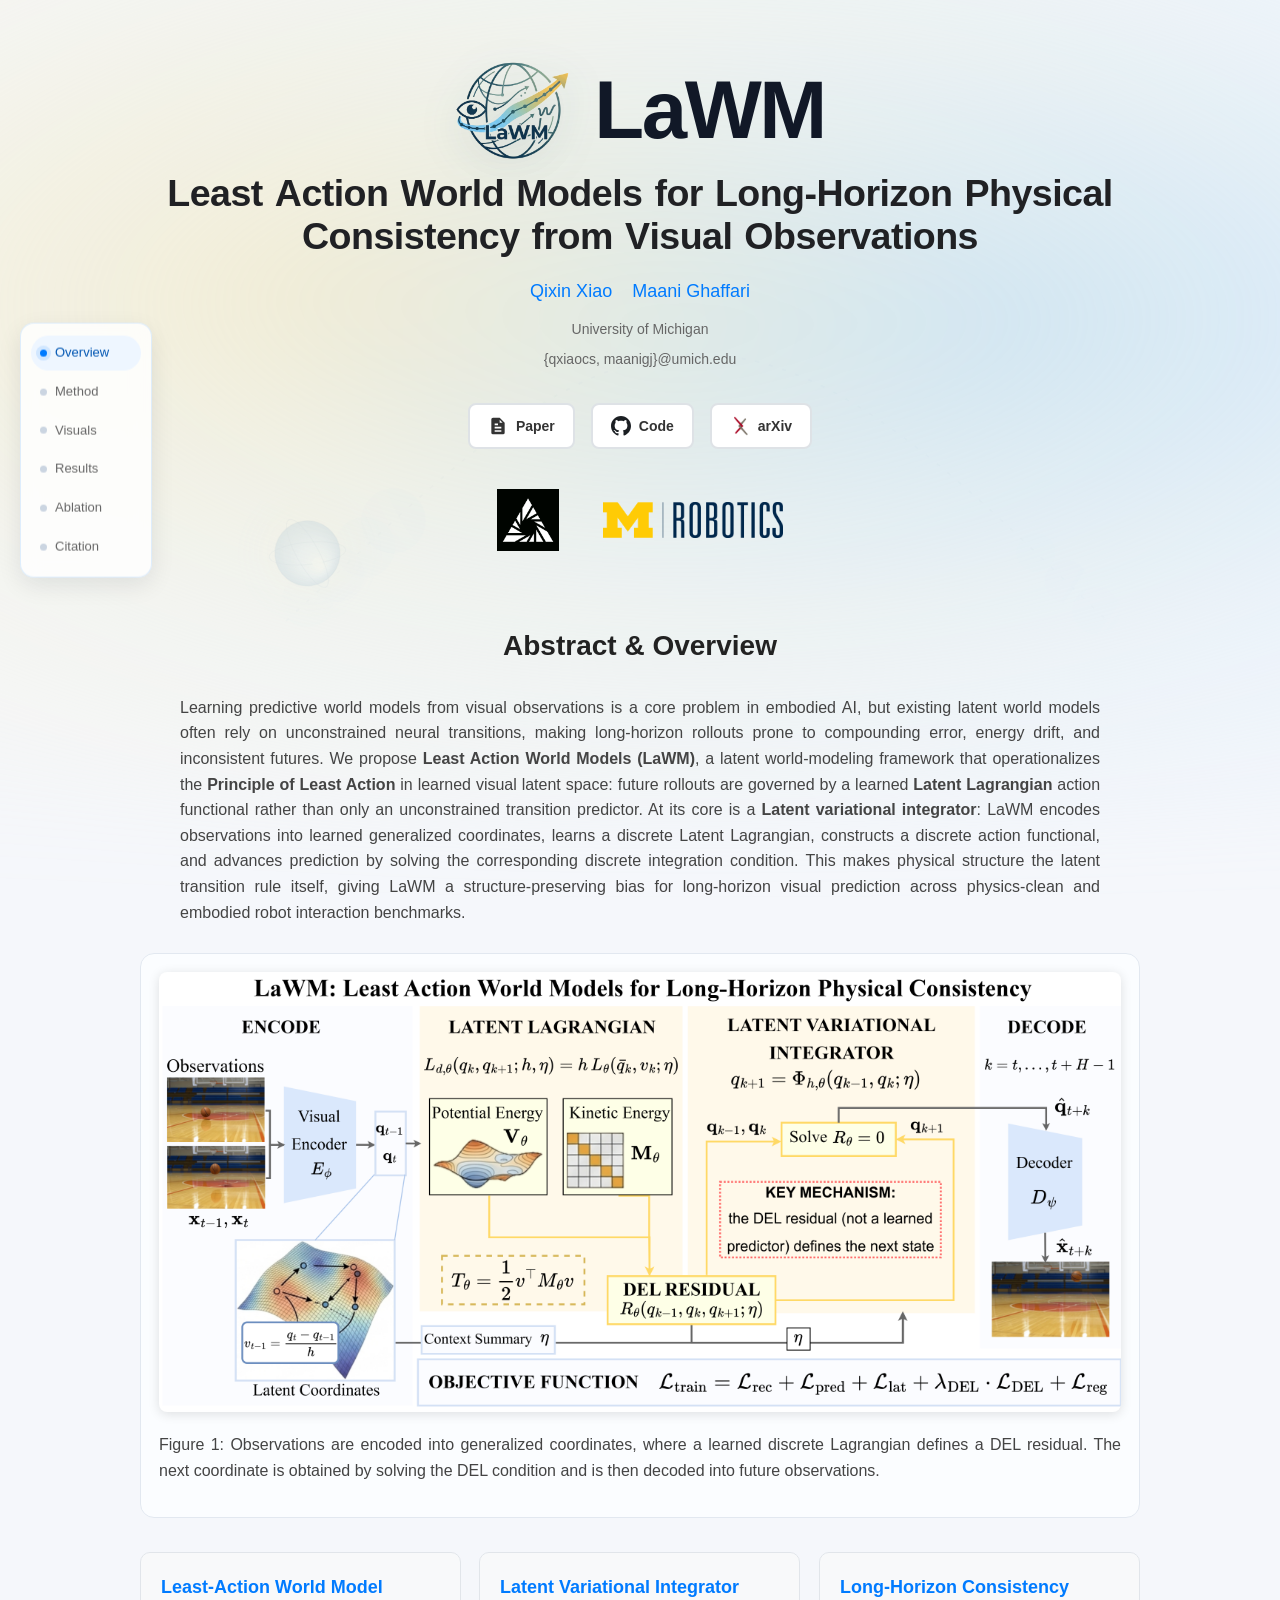
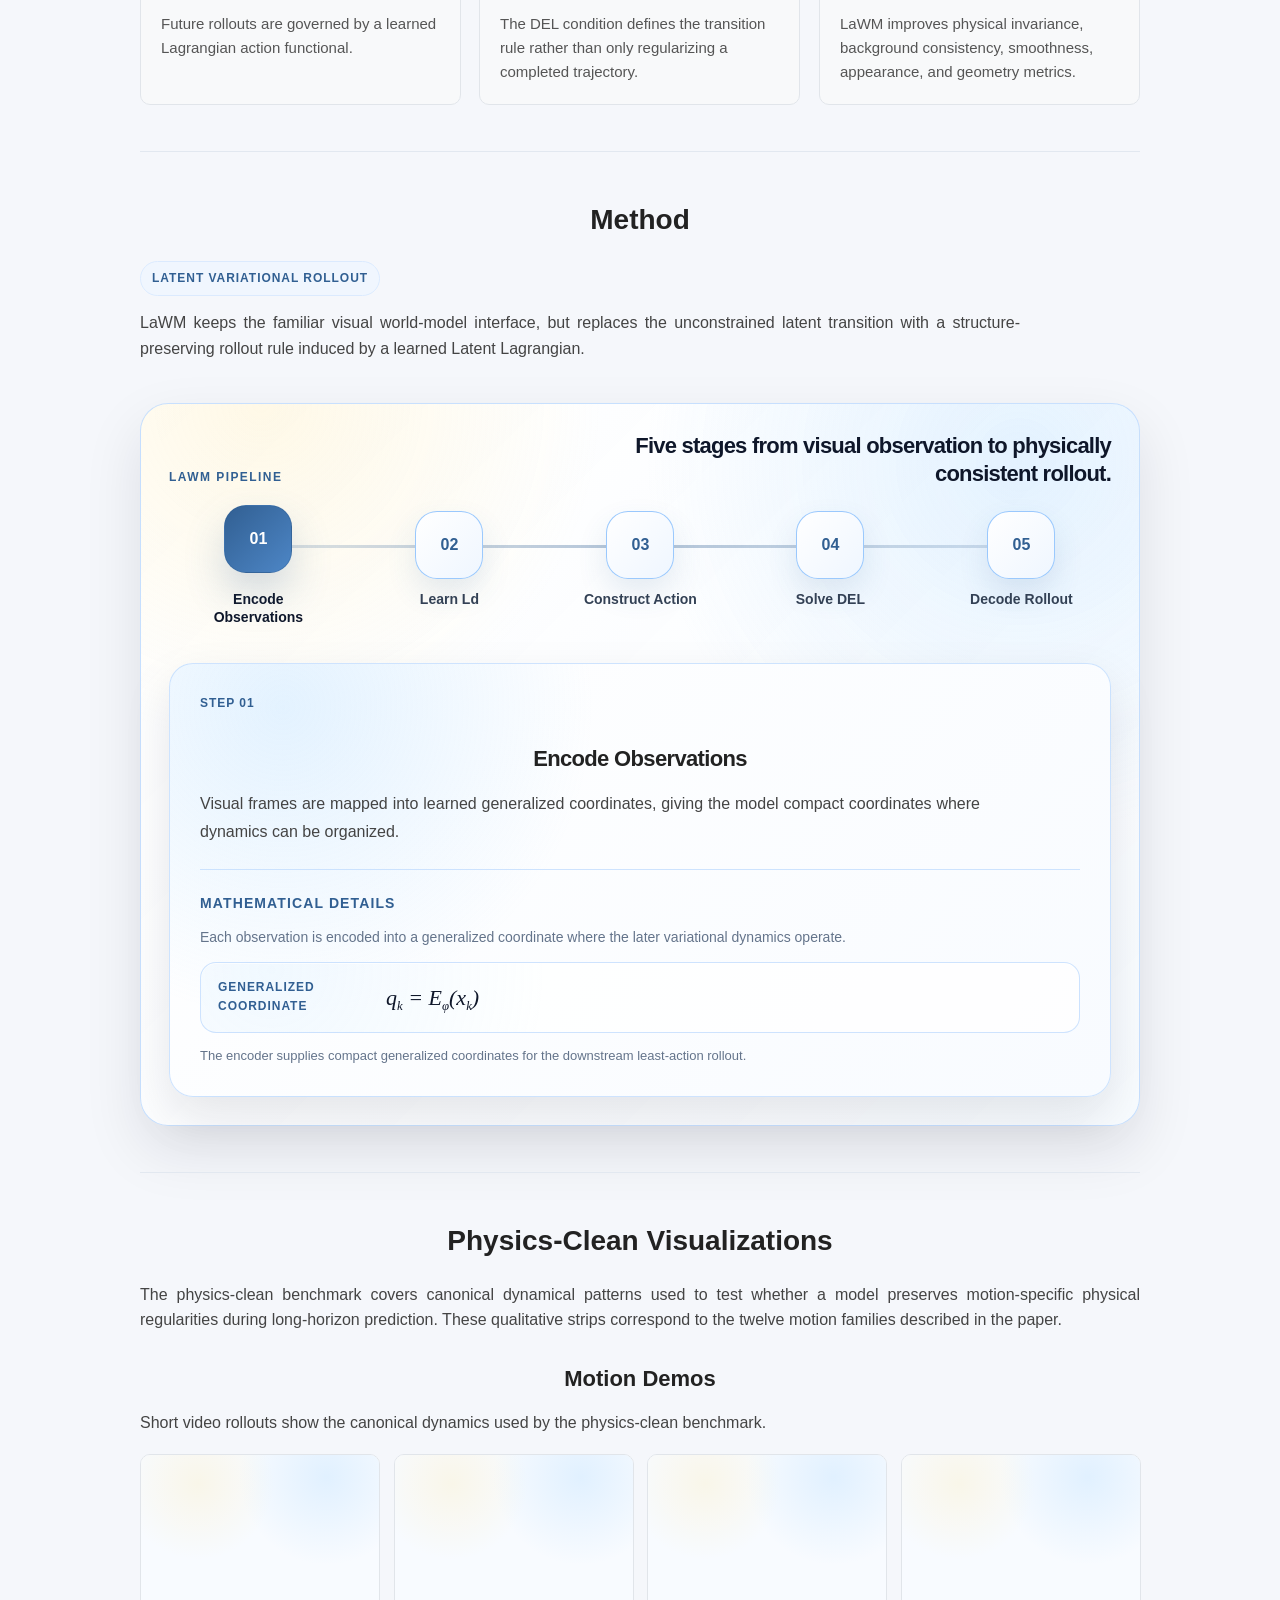
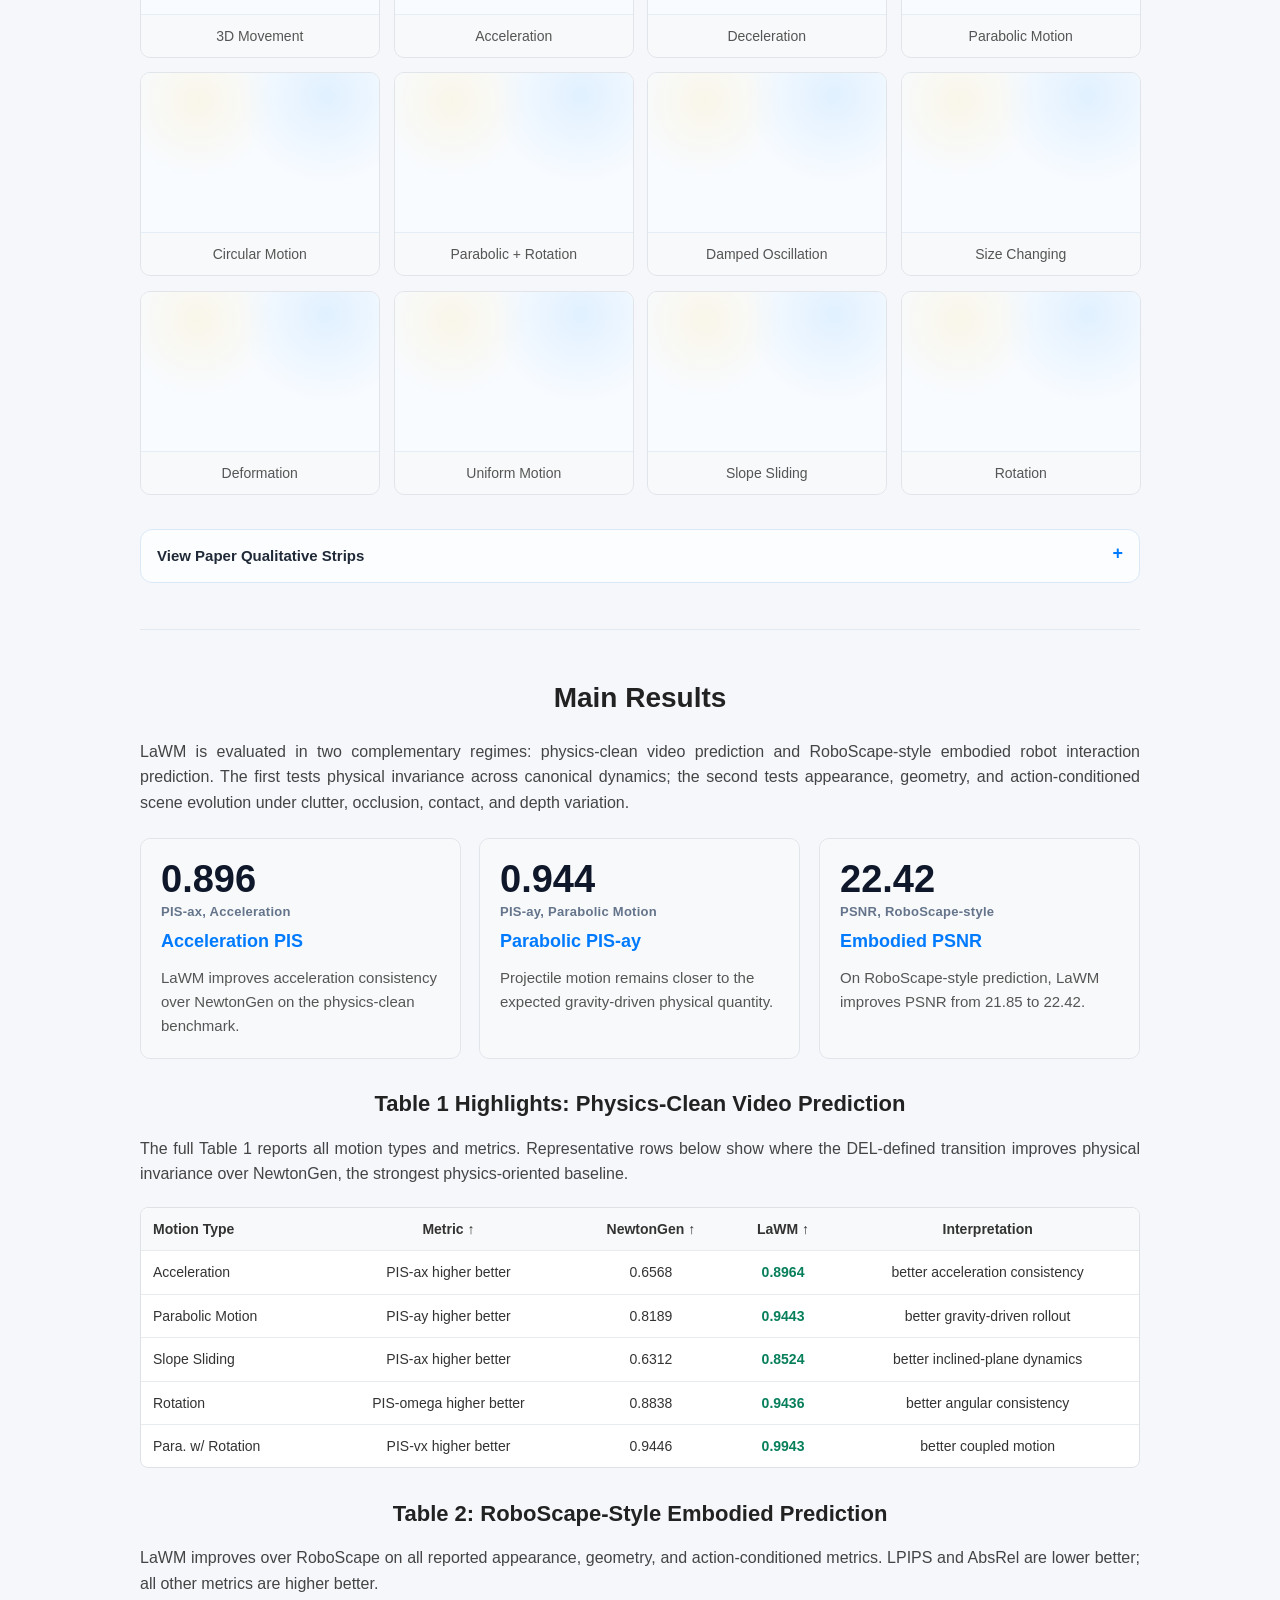
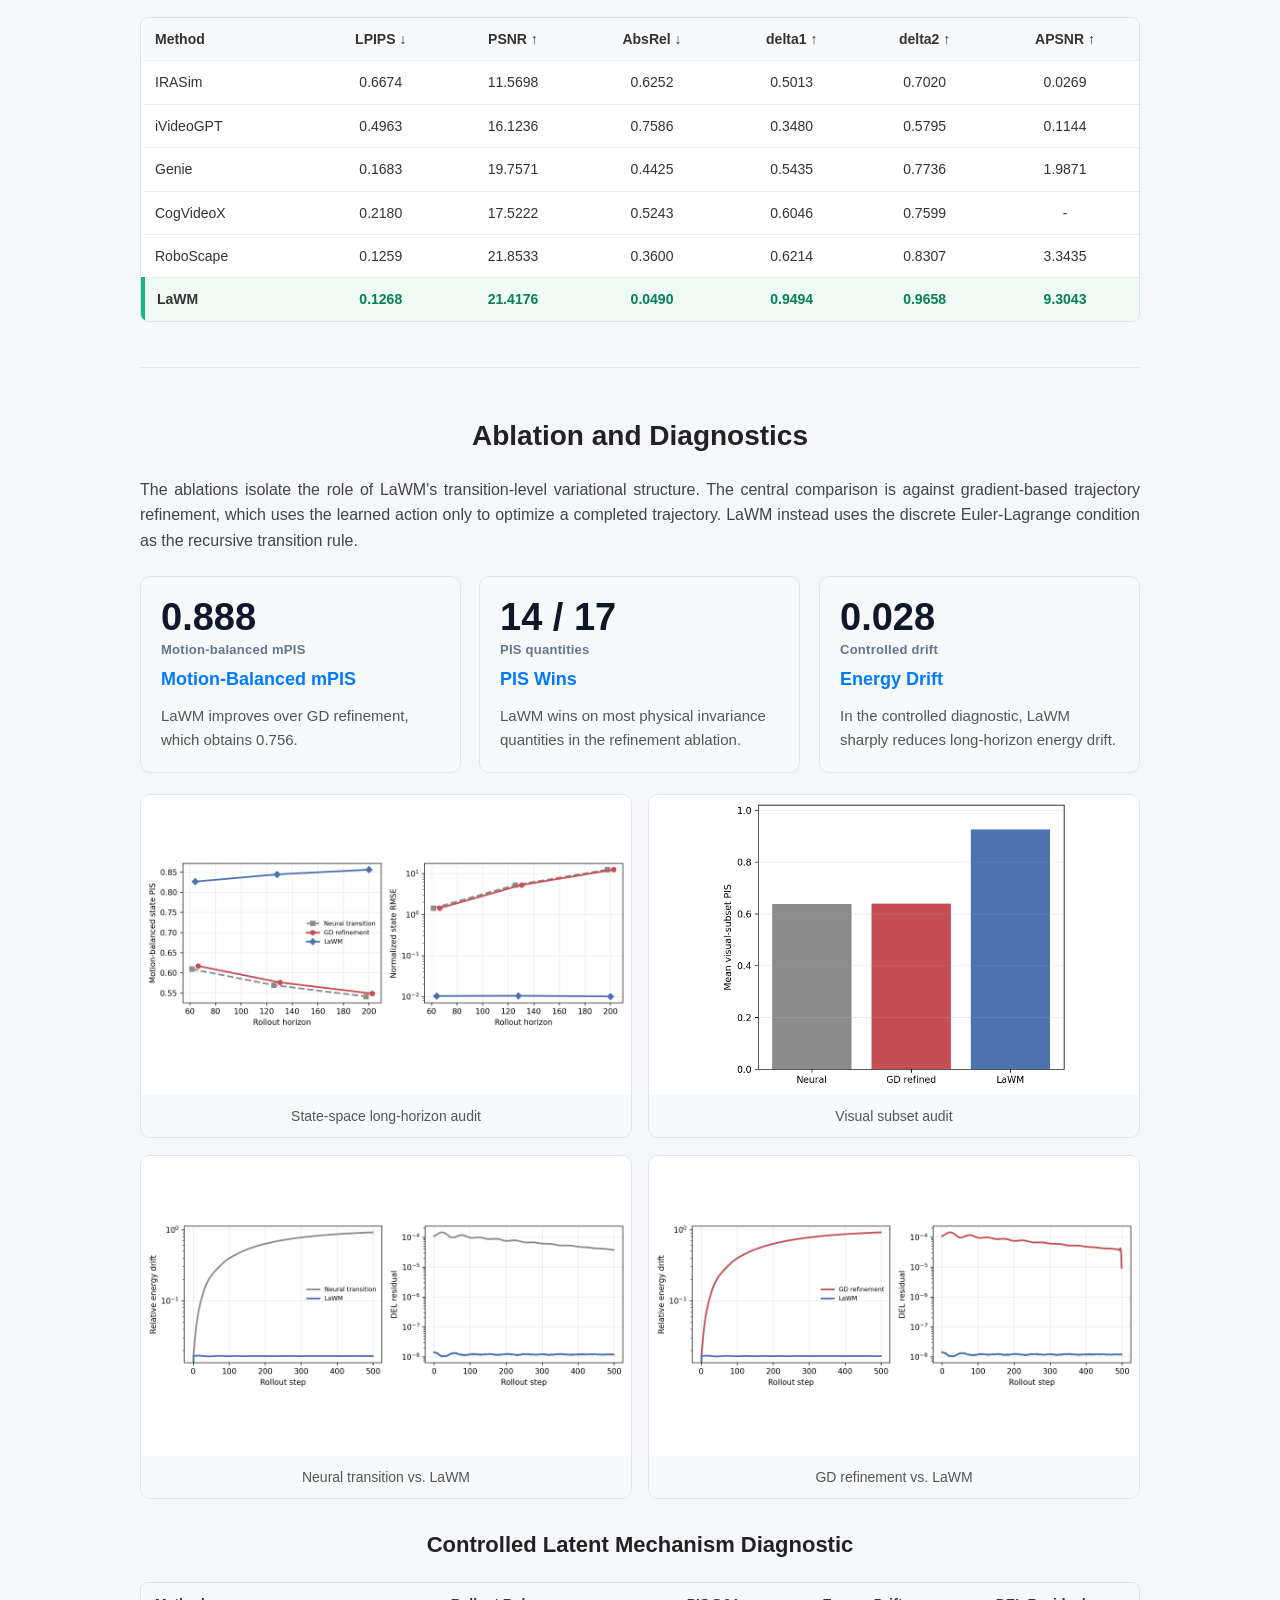
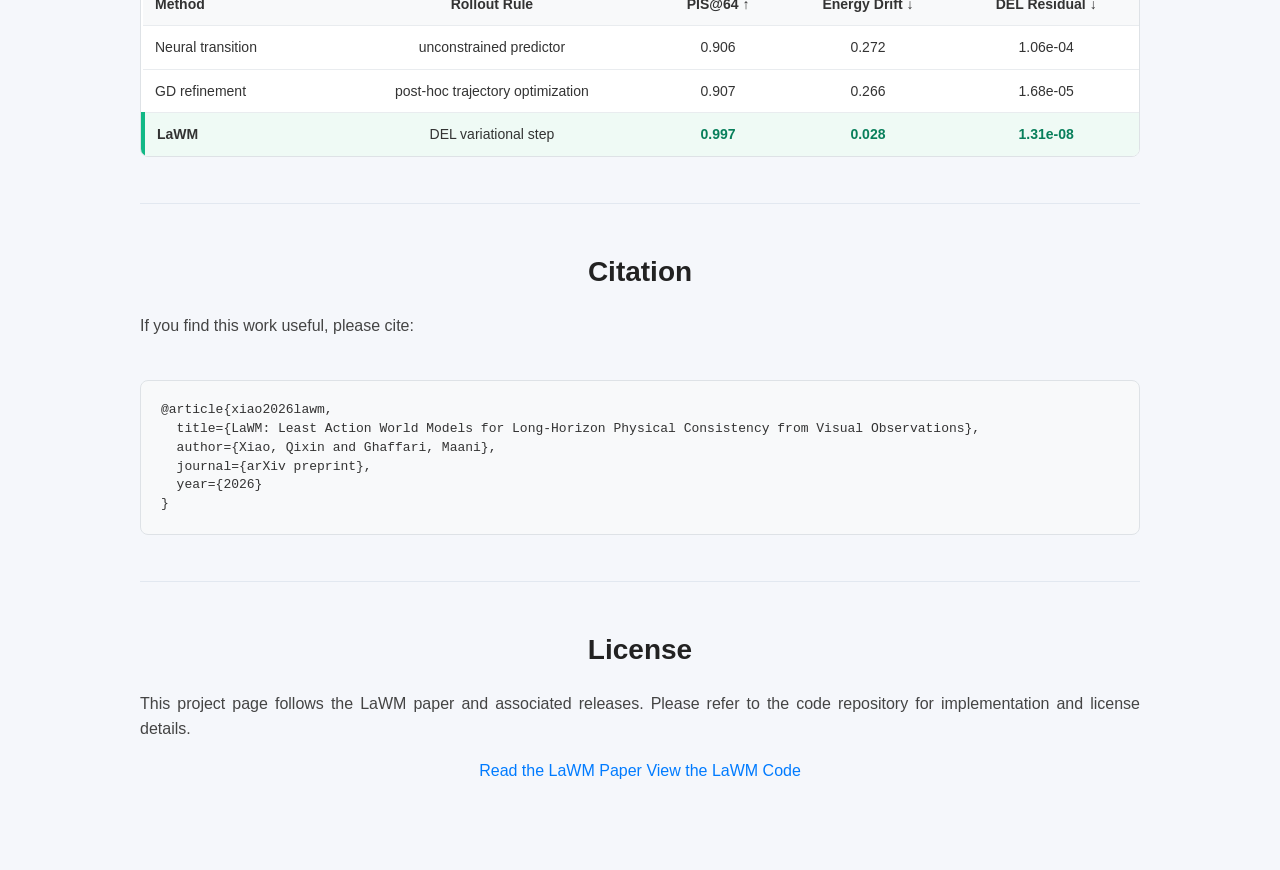
<file: index.html>
<!DOCTYPE html>
<html lang="en">
<head>
    <meta charset="UTF-8">
    <meta name="viewport" content="width=device-width, initial-scale=1.0">
    <title>LaWM: Least Action World Models</title>
    <link rel="icon" type="image/png" href="static/logo/LaWM_logo.png">
    <link rel="stylesheet" href="static/css/styles.css">
    <!-- Trajectory Intuition is archived and disabled. -->
    <!-- <link rel="stylesheet" href="static/css/trajectory-intuition.css"> -->

</head>
<body>
    <div class="scroll-progress" id="scroll-progress" aria-hidden="true"></div>
    <canvas class="hero-canvas" id="hero-canvas" aria-hidden="true"></canvas>

    <nav class="floating-nav" id="floating-nav">
        <div class="nav-menu">
            <a href="#overview-section" class="nav-link" data-section="overview-section">Overview</a>
            <a href="#method-section" class="nav-link" data-section="method-section">Method</a>
            <a href="#visuals-section" class="nav-link" data-section="visuals-section">Visuals</a>
            <a href="#results-section" class="nav-link" data-section="results-section">Results</a>
            <a href="#ablation-section" class="nav-link" data-section="ablation-section">Ablation</a>
            <a href="#citation-section" class="nav-link" data-section="citation-section">Citation</a>
        </div>
    </nav>

    <div class="container">
        <header>
            <h1>
                <span class="title-lockup">
                    <img class="hero-logo" src="static/logo/LaWM_logo.png" alt="" aria-hidden="true">
                    <span class="title-main" aria-label="LaWM">
                        <span class="title-char" aria-hidden="true">L</span><span class="title-char" aria-hidden="true">a</span><span class="title-char" aria-hidden="true">W</span><span class="title-char" aria-hidden="true">M</span>
                    </span>
                </span>
                <span class="title-sub" aria-label="Least Action World Models for Long-Horizon Physical Consistency from Visual Observations">
                    <span class="subtitle-word" aria-hidden="true"><span class="subtitle-char" style="--i: 0;">L</span><span class="subtitle-char" style="--i: 1;">e</span><span class="subtitle-char" style="--i: 2;">a</span><span class="subtitle-char" style="--i: 3;">s</span><span class="subtitle-char" style="--i: 4;">t</span></span>
                    <span class="subtitle-word" aria-hidden="true"><span class="subtitle-char" style="--i: 5;">A</span><span class="subtitle-char" style="--i: 6;">c</span><span class="subtitle-char" style="--i: 7;">t</span><span class="subtitle-char" style="--i: 8;">i</span><span class="subtitle-char" style="--i: 9;">o</span><span class="subtitle-char" style="--i: 10;">n</span></span>
                    <span class="subtitle-word" aria-hidden="true"><span class="subtitle-char" style="--i: 11;">W</span><span class="subtitle-char" style="--i: 12;">o</span><span class="subtitle-char" style="--i: 13;">r</span><span class="subtitle-char" style="--i: 14;">l</span><span class="subtitle-char" style="--i: 15;">d</span></span>
                    <span class="subtitle-word" aria-hidden="true"><span class="subtitle-char" style="--i: 16;">M</span><span class="subtitle-char" style="--i: 17;">o</span><span class="subtitle-char" style="--i: 18;">d</span><span class="subtitle-char" style="--i: 19;">e</span><span class="subtitle-char" style="--i: 20;">l</span><span class="subtitle-char" style="--i: 21;">s</span></span>
                    <span class="subtitle-word" aria-hidden="true"><span class="subtitle-char" style="--i: 22;">f</span><span class="subtitle-char" style="--i: 23;">o</span><span class="subtitle-char" style="--i: 24;">r</span></span>
                    <span class="subtitle-word" aria-hidden="true"><span class="subtitle-char" style="--i: 25;">L</span><span class="subtitle-char" style="--i: 26;">o</span><span class="subtitle-char" style="--i: 27;">n</span><span class="subtitle-char" style="--i: 28;">g</span><span class="subtitle-char" style="--i: 29;">-</span><span class="subtitle-char" style="--i: 30;">H</span><span class="subtitle-char" style="--i: 31;">o</span><span class="subtitle-char" style="--i: 32;">r</span><span class="subtitle-char" style="--i: 33;">i</span><span class="subtitle-char" style="--i: 34;">z</span><span class="subtitle-char" style="--i: 35;">o</span><span class="subtitle-char" style="--i: 36;">n</span></span>
                    <span class="subtitle-word" aria-hidden="true"><span class="subtitle-char" style="--i: 37;">P</span><span class="subtitle-char" style="--i: 38;">h</span><span class="subtitle-char" style="--i: 39;">y</span><span class="subtitle-char" style="--i: 40;">s</span><span class="subtitle-char" style="--i: 41;">i</span><span class="subtitle-char" style="--i: 42;">c</span><span class="subtitle-char" style="--i: 43;">a</span><span class="subtitle-char" style="--i: 44;">l</span></span>
                    <span class="subtitle-word" aria-hidden="true"><span class="subtitle-char" style="--i: 45;">C</span><span class="subtitle-char" style="--i: 46;">o</span><span class="subtitle-char" style="--i: 47;">n</span><span class="subtitle-char" style="--i: 48;">s</span><span class="subtitle-char" style="--i: 49;">i</span><span class="subtitle-char" style="--i: 50;">s</span><span class="subtitle-char" style="--i: 51;">t</span><span class="subtitle-char" style="--i: 52;">e</span><span class="subtitle-char" style="--i: 53;">n</span><span class="subtitle-char" style="--i: 54;">c</span><span class="subtitle-char" style="--i: 55;">y</span></span>
                    <span class="subtitle-word" aria-hidden="true"><span class="subtitle-char" style="--i: 56;">f</span><span class="subtitle-char" style="--i: 57;">r</span><span class="subtitle-char" style="--i: 58;">o</span><span class="subtitle-char" style="--i: 59;">m</span></span>
                    <span class="subtitle-word" aria-hidden="true"><span class="subtitle-char" style="--i: 60;">V</span><span class="subtitle-char" style="--i: 61;">i</span><span class="subtitle-char" style="--i: 62;">s</span><span class="subtitle-char" style="--i: 63;">u</span><span class="subtitle-char" style="--i: 64;">a</span><span class="subtitle-char" style="--i: 65;">l</span></span>
                    <span class="subtitle-word" aria-hidden="true"><span class="subtitle-char" style="--i: 66;">O</span><span class="subtitle-char" style="--i: 67;">b</span><span class="subtitle-char" style="--i: 68;">s</span><span class="subtitle-char" style="--i: 69;">e</span><span class="subtitle-char" style="--i: 70;">r</span><span class="subtitle-char" style="--i: 71;">v</span><span class="subtitle-char" style="--i: 72;">a</span><span class="subtitle-char" style="--i: 73;">t</span><span class="subtitle-char" style="--i: 74;">i</span><span class="subtitle-char" style="--i: 75;">o</span><span class="subtitle-char" style="--i: 76;">n</span><span class="subtitle-char" style="--i: 77;">s</span></span>
                </span>
            </h1>

            <div class="authors">
                <a href="https://scholar.google.com/citations?hl=en&user=lqyNeO4AAAAJ&view_op=list_works&sortby=pubdate" class="author" target="_blank" rel="noopener">Qixin Xiao</a>
                <span class="author">Maani Ghaffari</span>
            </div>
            <p class="affiliation">University of Michigan</p>
            <p class="email">{qxiaocs, maanigj}@umich.edu</p>

            <div class="paper-links">
                <a href="LaWM.pdf" class="paper-link" target="_blank" rel="noopener">
                    <svg viewBox="0 0 24 24" aria-hidden="true"><path d="M14 2H6a2 2 0 0 0-2 2v16a2 2 0 0 0 2 2h12a2 2 0 0 0 2-2V8zm0 2.5L17.5 8H14zM8 13h8v2H8zm0 4h8v2H8zm0-8h4v2H8z"/></svg>
                    Paper
                </a>
                <a href="https://github.com/chloeqxq/LaWM" class="paper-link" target="_blank" rel="noopener">
                    <img src="static/logo/github.svg" alt="GitHub">
                    Code
                </a>
                <a href="http://arxiv.org/abs/2605.08279" class="paper-link" target="_blank" rel="noopener">
                    <img src="static/logo/arXiv.png" alt="arXiv">
                    arXiv
                </a>
            </div>

            <div class="logos">
                <img src="static/logo/curly.png" alt="CURLY Lab Logo">
                <img src="static/logo/informal.png" alt="University of Michigan Robotics Logo">
            </div>
        </header>

        <div class="section" id="overview-section">
            <h2>Abstract & Overview</h2>
            <div class="overview-copy">
                <p>
                    Learning predictive world models from visual observations is a core problem in embodied AI, but existing latent world models often rely on unconstrained neural transitions, making long-horizon rollouts prone to compounding error, energy drift, and inconsistent futures. We propose <strong>Least Action World Models (LaWM)</strong>, a latent world-modeling framework that operationalizes the <strong>Principle of Least Action</strong> in learned visual latent space: future rollouts are governed by a learned <strong>Latent Lagrangian</strong> action functional rather than only an unconstrained transition predictor. At its core is a <strong>Latent variational integrator</strong>: LaWM encodes observations into learned generalized coordinates, learns a discrete Latent Lagrangian, constructs a discrete action functional, and advances prediction by solving the corresponding discrete integration condition. This makes physical structure the latent transition rule itself, giving LaWM a structure-preserving bias for long-horizon visual prediction across physics-clean and embodied robot interaction benchmarks.
                </p>
            </div>

            <div class="figure-section">
                <img class="wide-figure" src="static/figures/Intro-LaWM.png" alt="Overview of LaWM">
                <p class="image-credit">Figure 1: Observations are encoded into generalized coordinates, where a learned discrete Lagrangian defines a DEL residual. The next coordinate is obtained by solving the DEL condition and is then decoded into future observations.</p>
            </div>

            <div class="highlight-grid">
                <div class="highlight-card">
                    <h3>Least-Action World Model</h3>
                    <p>Future rollouts are governed by a learned Lagrangian action functional.</p>
                </div>
                <div class="highlight-card">
                    <h3>Latent Variational Integrator</h3>
                    <p>The DEL condition defines the transition rule rather than only regularizing a completed trajectory.</p>
                </div>
                <div class="highlight-card">
                    <h3>Long-Horizon Consistency</h3>
                    <p>LaWM improves physical invariance, background consistency, smoothness, appearance, and geometry metrics.</p>
                </div>
            </div>
        </div>

        <div class="section" id="method-section">
            <h2>Method</h2>
            <div class="method-intro">
                <div class="method-kicker">Latent Variational Rollout</div>
                <p>
                    LaWM keeps the familiar visual world-model interface, but replaces the unconstrained latent transition with a structure-preserving rollout rule induced by a learned Latent Lagrangian.
                </p>
            </div>

            <!-- Trajectory Intuition removed from the page. Archived module:
                 static/partials/trajectory-intuition.html -->

            <div class="method-stepper-wrap">
                <div class="method-pipeline-heading">
                    <span>LaWM Pipeline</span>
                    <p>Five stages from visual observation to physically consistent rollout.</p>
                </div>
                <div class="method-stepper" role="tablist" aria-label="LaWM method pipeline">
                    <button class="method-step active" type="button" role="tab" aria-selected="true" data-step="0">
                        <span class="step-index">01</span>
                        <span class="step-title">Encode Observations</span>
                    </button>
                    <button class="method-step" type="button" role="tab" aria-selected="false" data-step="1">
                        <span class="step-index">02</span>
                        <span class="step-title">Learn Ld</span>
                    </button>
                    <button class="method-step" type="button" role="tab" aria-selected="false" data-step="2">
                        <span class="step-index">03</span>
                        <span class="step-title">Construct Action</span>
                    </button>
                    <button class="method-step" type="button" role="tab" aria-selected="false" data-step="3">
                        <span class="step-index">04</span>
                        <span class="step-title">Solve DEL</span>
                    </button>
                    <button class="method-step" type="button" role="tab" aria-selected="false" data-step="4">
                        <span class="step-index">05</span>
                        <span class="step-title">Decode Rollout</span>
                    </button>
                </div>

                <div class="method-detail-card" id="method-detail-card" role="tabpanel" aria-live="polite">
                    <div class="method-detail-eyebrow" id="method-detail-eyebrow">Step 01</div>
                    <h3 class="method-detail-title" id="method-detail-title">Encode Observations</h3>
                    <p class="method-detail-text" id="method-detail-text">Visual frames are mapped into learned generalized coordinates, giving the model compact coordinates where dynamics can be organized.</p>

                    <div class="method-math-details" aria-label="Mathematical details">
                        <div class="method-math-title">Mathematical Details</div>
                        <div class="math-formulas" id="method-math-formulas">
                            <p id="method-math-intro">Each observation is encoded into a generalized coordinate where the later variational dynamics operate.</p>
                            <div class="formula-list" id="method-formula-rows">
                                <div class="formula-row">
                                    <span class="formula-label">Generalized coordinate</span>
                                    <div class="formula">q<sub>k</sub> = E<sub>&phi;</sub>(x<sub>k</sub>)</div>
                                </div>
                            </div>
                            <div class="formula-note" id="method-formula-note">The encoder supplies compact generalized coordinates for the downstream least-action rollout.</div>
                        </div>
                    </div>
                </div>
            </div>
        </div>

        <div class="section" id="visuals-section">
            <h2>Physics-Clean Visualizations</h2>
            <p>
                The physics-clean benchmark covers canonical dynamical patterns used to test whether a model preserves motion-specific physical regularities during long-horizon prediction. These qualitative strips correspond to the twelve motion families described in the paper.
            </p>

            <h3>Motion Demos</h3>
            <p>
                Short video rollouts show the canonical dynamics used by the physics-clean benchmark.
            </p>
            <div class="video-grid" aria-label="Physics-clean video demonstrations">
                <figure class="media-card video-card">
                    <video src="static/videos/3d.mp4" autoplay muted loop playsinline preload="metadata"></video>
                    <figcaption class="media-caption">3D Movement</figcaption>
                </figure>
                <figure class="media-card video-card">
                    <video src="static/videos/acceleration.mp4" autoplay muted loop playsinline preload="metadata"></video>
                    <figcaption class="media-caption">Acceleration</figcaption>
                </figure>
                <figure class="media-card video-card">
                    <video src="static/videos/deceleration.mp4" autoplay muted loop playsinline preload="metadata"></video>
                    <figcaption class="media-caption">Deceleration</figcaption>
                </figure>
                <figure class="media-card video-card">
                    <video src="static/videos/parabolic_motion.mp4" autoplay muted loop playsinline preload="metadata"></video>
                    <figcaption class="media-caption">Parabolic Motion</figcaption>
                </figure>
                <figure class="media-card video-card">
                    <video src="static/videos/circular_motion.mp4" autoplay muted loop playsinline preload="metadata"></video>
                    <figcaption class="media-caption">Circular Motion</figcaption>
                </figure>
                <figure class="media-card video-card">
                    <video src="static/videos/para_rotation.mp4" autoplay muted loop playsinline preload="metadata"></video>
                    <figcaption class="media-caption">Parabolic + Rotation</figcaption>
                </figure>
                <figure class="media-card video-card">
                    <video src="static/videos/damped.mp4" autoplay muted loop playsinline preload="metadata"></video>
                    <figcaption class="media-caption">Damped Oscillation</figcaption>
                </figure>
                <figure class="media-card video-card">
                    <video src="static/videos/size_changing.mp4" autoplay muted loop playsinline preload="metadata"></video>
                    <figcaption class="media-caption">Size Changing</figcaption>
                </figure>
                <figure class="media-card video-card">
                    <video src="static/videos/deformation.mp4" autoplay muted loop playsinline preload="metadata"></video>
                    <figcaption class="media-caption">Deformation</figcaption>
                </figure>
                <figure class="media-card video-card">
                    <video src="static/videos/uniform.mp4" autoplay muted loop playsinline preload="metadata"></video>
                    <figcaption class="media-caption">Uniform Motion</figcaption>
                </figure>
                <figure class="media-card video-card">
                    <video src="static/videos/slope.mp4" autoplay muted loop playsinline preload="metadata"></video>
                    <figcaption class="media-caption">Slope Sliding</figcaption>
                </figure>
                <figure class="media-card video-card">
                    <video src="static/videos/rotation.mp4" autoplay muted loop playsinline preload="metadata"></video>
                    <figcaption class="media-caption">Rotation</figcaption>
                </figure>
            </div>

            <details class="strip-details">
                <summary>View Paper Qualitative Strips</summary>
                <div class="vis-grid">
                    <div class="visual-group-title">Kinematics and Translational Dynamics</div>
                    <figure class="media-card">
                        <img src="static/figures/vis/uniform_motion.png?v=20260513-2" alt="Uniform motion visualization">
                        <figcaption class="media-caption">Uniform Motion</figcaption>
                    </figure>
                    <figure class="media-card">
                        <img src="static/figures/vis/acceleration.png?v=20260513-2" alt="Acceleration visualization">
                        <figcaption class="media-caption">Acceleration</figcaption>
                    </figure>
                    <figure class="media-card">
                        <img src="static/figures/vis/deceleration.png?v=20260513-2" alt="Deceleration visualization">
                        <figcaption class="media-caption">Deceleration</figcaption>
                    </figure>
                    <figure class="media-card">
                        <img src="static/figures/vis/parabolic_motion.png?v=20260513-2" alt="Parabolic motion visualization">
                        <figcaption class="media-caption">Parabolic Motion</figcaption>
                    </figure>
                    <figure class="media-card">
                        <img src="static/figures/vis/3d_movement.png?v=20260513-2" alt="3D movement visualization">
                        <figcaption class="media-caption">3D Movement</figcaption>
                    </figure>
                    <figure class="media-card">
                        <img src="static/figures/vis/slope_sliding.png?v=20260513-2" alt="Slope sliding visualization">
                        <figcaption class="media-caption">Slope Sliding</figcaption>
                    </figure>
                    <div class="visual-group-title">Rotational and Oscillatory Dynamics</div>
                    <figure class="media-card">
                        <img src="static/figures/vis/circular_motion.png?v=20260513-2" alt="Circular motion visualization">
                        <figcaption class="media-caption">Circular Motion</figcaption>
                    </figure>
                    <figure class="media-card">
                        <img src="static/figures/vis/rotation.png?v=20260513-2" alt="Rotation visualization">
                        <figcaption class="media-caption">Rotation</figcaption>
                    </figure>
                    <figure class="media-card">
                        <img src="static/figures/vis/para_rotation.png?v=20260513-2" alt="Parabolic motion with rotation visualization">
                        <figcaption class="media-caption">Parabolic + Rotation</figcaption>
                    </figure>
                    <figure class="media-card">
                        <img src="static/figures/vis/damped_oscillation.png?v=20260513-2" alt="Damped oscillation visualization">
                        <figcaption class="media-caption">Damped Oscillation</figcaption>
                    </figure>
                    <div class="visual-group-title">Scale and Non-Rigid Dynamics</div>
                    <figure class="media-card">
                        <img src="static/figures/vis/size_changing.png?v=20260513-2" alt="Size changing visualization">
                        <figcaption class="media-caption">Size Changing</figcaption>
                    </figure>
                    <figure class="media-card">
                        <img src="static/figures/vis/deformation.png?v=20260513-2" alt="Deformation visualization">
                        <figcaption class="media-caption">Deformation</figcaption>
                    </figure>
                </div>
            </details>
        </div>

        <div class="section" id="results-section">
            <h2>Main Results</h2>
            <p>
                LaWM is evaluated in two complementary regimes: physics-clean video prediction and RoboScape-style embodied robot interaction prediction. The first tests physical invariance across canonical dynamics; the second tests appearance, geometry, and action-conditioned scene evolution under clutter, occlusion, contact, and depth variation.
            </p>

            <div class="results-grid">
                <div class="result-card">
                    <div class="metric">0.896<small>PIS-ax, Acceleration</small></div>
                    <h3>Acceleration PIS</h3>
                    <p>LaWM improves acceleration consistency over NewtonGen on the physics-clean benchmark.</p>
                </div>
                <div class="result-card">
                    <div class="metric">0.944<small>PIS-ay, Parabolic Motion</small></div>
                    <h3>Parabolic PIS-ay</h3>
                    <p>Projectile motion remains closer to the expected gravity-driven physical quantity.</p>
                </div>
                <div class="result-card">
                    <div class="metric">22.42<small>PSNR, RoboScape-style</small></div>
                    <h3>Embodied PSNR</h3>
                    <p>On RoboScape-style prediction, LaWM improves PSNR from 21.85 to 22.42.</p>
                </div>
            </div>

            <h3>Table 1 Highlights: Physics-Clean Video Prediction</h3>
            <p>
                The full Table 1 reports all motion types and metrics. Representative rows below show where the DEL-defined transition improves physical invariance over NewtonGen, the strongest physics-oriented baseline.
            </p>
            <div class="table-wrap">
                <table class="result-table">
                    <thead>
                        <tr>
                            <th>Motion Type</th>
                            <th>Metric ↑</th>
                            <th>NewtonGen ↑</th>
                            <th>LaWM ↑</th>
                            <th>Interpretation</th>
                        </tr>
                    </thead>
                    <tbody>
                        <tr>
                            <td>Acceleration</td>
                            <td>PIS-ax higher better</td>
                            <td>0.6568</td>
                            <td class="best">0.8964</td>
                            <td>better acceleration consistency</td>
                        </tr>
                        <tr>
                            <td>Parabolic Motion</td>
                            <td>PIS-ay higher better</td>
                            <td>0.8189</td>
                            <td class="best">0.9443</td>
                            <td>better gravity-driven rollout</td>
                        </tr>
                        <tr>
                            <td>Slope Sliding</td>
                            <td>PIS-ax higher better</td>
                            <td>0.6312</td>
                            <td class="best">0.8524</td>
                            <td>better inclined-plane dynamics</td>
                        </tr>
                        <tr>
                            <td>Rotation</td>
                            <td>PIS-omega higher better</td>
                            <td>0.8838</td>
                            <td class="best">0.9436</td>
                            <td>better angular consistency</td>
                        </tr>
                        <tr>
                            <td>Para. w/ Rotation</td>
                            <td>PIS-vx higher better</td>
                            <td>0.9446</td>
                            <td class="best">0.9943</td>
                            <td>better coupled motion</td>
                        </tr>
                    </tbody>
                </table>
            </div>

            <h3>Table 2: RoboScape-Style Embodied Prediction</h3>
            <p>
                LaWM improves over RoboScape on all reported appearance, geometry, and action-conditioned metrics. LPIPS and AbsRel are lower better; all other metrics are higher better.
            </p>
            <div class="table-wrap">
                <table class="result-table">
                    <thead>
                        <tr>
                            <th>Method</th>
                            <th>LPIPS ↓</th>
                            <th>PSNR ↑</th>
                            <th>AbsRel ↓</th>
                            <th>delta1 ↑</th>
                            <th>delta2 ↑</th>
                            <th>APSNR ↑</th>
                        </tr>
                    </thead>
                    <tbody>
                        <tr>
                            <td>IRASim</td>
                            <td>0.6674</td>
                            <td>11.5698</td>
                            <td>0.6252</td>
                            <td>0.5013</td>
                            <td>0.7020</td>
                            <td>0.0269</td>
                        </tr>
                        <tr>
                            <td>iVideoGPT</td>
                            <td>0.4963</td>
                            <td>16.1236</td>
                            <td>0.7586</td>
                            <td>0.3480</td>
                            <td>0.5795</td>
                            <td>0.1144</td>
                        </tr>
                        <tr>
                            <td>Genie</td>
                            <td>0.1683</td>
                            <td>19.7571</td>
                            <td>0.4425</td>
                            <td>0.5435</td>
                            <td>0.7736</td>
                            <td>1.9871</td>
                        </tr>
                        <tr>
                            <td>CogVideoX</td>
                            <td>0.2180</td>
                            <td>17.5222</td>
                            <td>0.5243</td>
                            <td>0.6046</td>
                            <td>0.7599</td>
                            <td>-</td>
                        </tr>
                        <tr>
                            <td>RoboScape</td>
                            <td>0.1259</td>
                            <td>21.8533</td>
                            <td>0.3600</td>
                            <td>0.6214</td>
                            <td>0.8307</td>
                            <td>3.3435</td>
                        </tr>
                        <tr class="best-row">
                            <td>LaWM</td>
                            <td class="best">0.1268</td>
                            <td class="best">21.4176</td>
                            <td class="best">0.0490</td>
                            <td class="best">0.9494</td>
                            <td class="best">0.9658</td>
                            <td class="best">9.3043</td>
                        </tr>
                    </tbody>
                </table>
            </div>
        </div>

        <div class="section" id="ablation-section">
            <h2>Ablation and Diagnostics</h2>
            <p>
                The ablations isolate the role of LaWM's transition-level variational structure. The central comparison is against gradient-based trajectory refinement, which uses the learned action only to optimize a completed trajectory. LaWM instead uses the discrete Euler-Lagrange condition as the recursive transition rule.
            </p>

            <div class="results-grid">
                <div class="result-card">
                    <div class="metric">0.888<small>Motion-balanced mPIS</small></div>
                    <h3>Motion-Balanced mPIS</h3>
                    <p>LaWM improves over GD refinement, which obtains 0.756.</p>
                </div>
                <div class="result-card">
                    <div class="metric">14 / 17<small>PIS quantities</small></div>
                    <h3>PIS Wins</h3>
                    <p>LaWM wins on most physical invariance quantities in the refinement ablation.</p>
                </div>
                <div class="result-card">
                    <div class="metric">0.028<small>Controlled drift</small></div>
                    <h3>Energy Drift</h3>
                    <p>In the controlled diagnostic, LaWM sharply reduces long-horizon energy drift.</p>
                </div>
            </div>

            <div class="ablation-grid">
                <figure class="media-card">
                    <img src="static/figures/ablation/figure_state_space_long_horizon_audit.png" alt="State-space long-horizon audit">
                    <figcaption class="media-caption">State-space long-horizon audit</figcaption>
                </figure>
                <figure class="media-card">
                    <img src="static/figures/ablation/figure_visual_state_subset_audit.png" alt="Visual subset audit">
                    <figcaption class="media-caption">Visual subset audit</figcaption>
                </figure>
                <figure class="media-card">
                    <img src="static/figures/ablation/figure_controlled_structure_diagnostics_long500_neural_vs_lawm.png" alt="Neural transition versus LaWM diagnostic">
                    <figcaption class="media-caption">Neural transition vs. LaWM</figcaption>
                </figure>
                <figure class="media-card">
                    <img src="static/figures/ablation/figure_controlled_structure_diagnostics_long500_gd_vs_lawm.png" alt="GD refinement versus LaWM diagnostic">
                    <figcaption class="media-caption">GD refinement vs. LaWM</figcaption>
                </figure>
            </div>

            <h3>Controlled Latent Mechanism Diagnostic</h3>
            <div class="table-wrap">
                <table class="result-table">
                    <thead>
                        <tr>
                            <th>Method</th>
                            <th>Rollout Rule</th>
                            <th>PIS@64 ↑</th>
                            <th>Energy Drift ↓</th>
                            <th>DEL Residual ↓</th>
                        </tr>
                    </thead>
                    <tbody>
                        <tr>
                            <td>Neural transition</td>
                            <td>unconstrained predictor</td>
                            <td>0.906</td>
                            <td>0.272</td>
                            <td>1.06e-04</td>
                        </tr>
                        <tr>
                            <td>GD refinement</td>
                            <td>post-hoc trajectory optimization</td>
                            <td>0.907</td>
                            <td>0.266</td>
                            <td>1.68e-05</td>
                        </tr>
                        <tr class="best-row">
                            <td>LaWM</td>
                            <td>DEL variational step</td>
                            <td class="best">0.997</td>
                            <td class="best">0.028</td>
                            <td class="best">1.31e-08</td>
                        </tr>
                    </tbody>
                </table>
            </div>
        </div>

        <div class="section" id="citation-section">
            <h2>Citation</h2>
            <p>If you find this work useful, please cite:</p>
            <br>
            <div class="citation-box">
                <pre class="citation-text">@article{xiao2026lawm,
  title={LaWM: Least Action World Models for Long-Horizon Physical Consistency from Visual Observations},
  author={Xiao, Qixin and Ghaffari, Maani},
  journal={arXiv preprint},
  year={2026}
}</pre>
            </div>
        </div>

        <div class="section">
            <h2>License</h2>
            <p>This project page follows the LaWM paper and associated releases. Please refer to the code repository for implementation and license details.</p>
            <div class="license-content">
                <a class="license-link" href="LaWM.pdf" target="_blank" rel="noopener">Read the LaWM Paper</a>
                <a class="license-link" href="https://github.com/chloeqxq/LaWM" target="_blank" rel="noopener">View the LaWM Code</a>
            </div>
        </div>
    </div>

    <script src="static/js/main.js" defer></script>
    <!-- <script src="static/js/trajectory-intuition.js" defer></script> -->

</body>
</html>
</file>
<file: static/css/styles.css>
* {
            margin: 0;
            padding: 0;
            box-sizing: border-box;
        }

        html {
            scroll-behavior: smooth;
        }

        body {
            font-family: -apple-system, BlinkMacSystemFont, "Segoe UI", Arial, sans-serif;
            background: #f5f7fb;
            color: #333;
            line-height: 1.6;
        }

        .scroll-progress {
            position: fixed;
            top: 0;
            left: 0;
            z-index: 2000;
            width: 0%;
            height: 3px;
            background: linear-gradient(90deg, #007bff, #5bc0de);
            box-shadow: 0 0 12px rgba(0, 123, 255, 0.35);
        }

        .container {
            position: relative;
            z-index: 1;
            max-width: 1040px;
            margin: 0 auto;
            padding: 40px 20px;
        }

        header {
            position: relative;
            isolation: isolate;
            min-height: 60vh;
            display: flex;
            flex-direction: column;
            justify-content: center;
            text-align: center;
            margin-bottom: 16px;
            padding-bottom: 0;
        }

        header::before {
            content: "";
            position: absolute;
            left: 50%;
            top: 52%;
            width: min(1660px, 160vw);
            height: 1000px;
            z-index: 1;
            pointer-events: none;
            background:
                radial-gradient(ellipse at 30% 47%, rgba(255, 226, 145, 0.34) 0%, rgba(255, 240, 190, 0.17) 40%, rgba(255, 248, 224, 0) 78%),
                radial-gradient(ellipse at 70% 50%, rgba(142, 203, 255, 0.42) 0%, rgba(202, 230, 255, 0.24) 43%, rgba(232, 244, 255, 0) 80%),
                radial-gradient(ellipse at 52% 54%, rgba(221, 238, 255, 0.18) 0%, rgba(255, 246, 218, 0.08) 38%, rgba(245, 247, 251, 0) 76%);
            filter: blur(40px);
            transform: translate(-50%, -50%);
        }

        header > * {
            position: relative;
            z-index: 2;
        }

        .hero-canvas {
            position: fixed;
            inset: 0;
            z-index: 0;
            width: 100vw;
            height: 100vh;
            opacity: 0.46;
            pointer-events: none;
            -webkit-mask-image: radial-gradient(ellipse at center, rgba(0, 0, 0, 0.95) 0%, rgba(0, 0, 0, 0.62) 48%, transparent 78%);
            mask-image: radial-gradient(ellipse at center, rgba(0, 0, 0, 0.88) 0%, rgba(0, 0, 0, 0.42) 52%, transparent 78%);
        }

        .hero-canvas.playing {
            z-index: 3;
            opacity: 0.5;
        }

        @keyframes revealTitle {
            from {
                opacity: 0;
                transform: translateY(15px);
            }
            to {
                opacity: 1;
                transform: translateY(0);
            }
        }

        @keyframes revealSubtitle {
            from {
                opacity: 0;
                transform: translateX(-10px);
            }
            to {
                opacity: 1;
                transform: translateX(0);
            }
        }

        @keyframes fadeUp {
            from {
                opacity: 0;
                transform: translateY(14px);
            }
            to {
                opacity: 1;
                transform: translateY(0);
            }
        }

        @keyframes titleSheen {
            0%, 100% {
                text-shadow: 0 0 0 rgba(49, 95, 146, 0);
            }
            50% {
                text-shadow:
                    0 0 14px rgba(151, 207, 255, 0.24),
                    0 0 22px rgba(255, 224, 132, 0.16);
            }
        }

        header h1 {
            margin-bottom: 18px;
            color: #222;
            line-height: 1.18;
        }

        .title-lockup {
            display: inline-flex;
            align-items: center;
            justify-content: center;
            gap: clamp(14px, 2.2vw, 24px);
            margin-bottom: 12px;
        }

        .hero-logo {
            width: clamp(78px, 9vw, 118px);
            height: auto;
            flex: 0 0 auto;
            filter: drop-shadow(0 10px 22px rgba(21, 70, 102, 0.16));
        }

        .title-main {
            display: inline-flex;
            margin-bottom: 0;
            font-size: clamp(3.6rem, 6.8vw, 5.1rem);
            font-weight: 830;
            letter-spacing: -2.4px;
            color: #111827;
            animation: titleSheen 8s ease-in-out 2.2s infinite;
        }

        .title-char {
            display: inline-block;
            opacity: 0;
            animation: revealTitle 1.5s forwards;
        }

        .title-char:nth-child(1) {
            animation-delay: 0s;
        }

        .title-char:nth-child(2) {
            animation-delay: 0.1s;
        }

        .title-char:nth-child(3) {
            animation-delay: 0.2s;
        }

        .title-char:nth-child(4) {
            animation-delay: 0.3s;
        }

        .title-sub {
            display: flex;
            flex-wrap: wrap;
            justify-content: center;
            gap: 0 0.32em;
            max-width: 1120px;
            margin: 0 auto;
            font-size: clamp(1.75rem, 3.2vw, 2.35rem);
            font-weight: 780;
            line-height: 1.16;
            letter-spacing: -0.55px;
            color: #202124;
            animation: titleSheen 9s ease-in-out 2.5s infinite;
        }

        .subtitle-word {
            display: inline-flex;
            white-space: nowrap;
        }

        .subtitle-char {
            display: inline-block;
            opacity: 0;
            animation: revealSubtitle 1s forwards;
            animation-delay: calc(0.5s + var(--i) * 0.05s);
        }

        .authors {
            display: flex;
            flex-wrap: wrap;
            justify-content: center;
            gap: 8px 20px;
            margin-bottom: 12px;
        }

        .author {
            color: #007bff;
            font-size: 18px;
            text-decoration: none;
        }

        .author:hover {
            color: #0056b3;
            text-decoration: underline;
        }

        .affiliation,
        .email {
            margin-bottom: 8px;
            color: #666;
            font-size: 14px;
        }

        .paper-links {
            display: flex;
            flex-wrap: wrap;
            justify-content: center;
            gap: 16px;
            margin: 24px 0 22px;
        }

        .paper-link {
            display: flex;
            align-items: center;
            gap: 8px;
            padding: 10px 18px;
            border: 2px solid #dee2e6;
            border-radius: 8px;
            background: #fff;
            color: #333;
            font-size: 14px;
            font-weight: 600;
            text-decoration: none;
            transition: all 0.2s ease;
        }

        .paper-link:hover {
            border-color: #007bff;
            background: #007bff;
            color: white;
            transform: translateY(-2px);
            box-shadow: 0 4px 12px rgba(0, 123, 255, 0.25);
        }

        .paper-link.disabled {
            opacity: 0.62;
            cursor: default;
            pointer-events: none;
        }

        .paper-link svg,
        .paper-link img {
            width: 20px;
            height: 20px;
            object-fit: contain;
            fill: currentColor;
        }

        .logos {
            display: flex;
            flex-wrap: wrap;
            justify-content: center;
            align-items: center;
            gap: 44px;
            margin: 18px 0 8px;
        }

        .logos img {
            width: auto;
            max-width: 180px;
            height: 42px;
            object-fit: contain;
        }

        .logos img[alt="CURLY Lab Logo"] {
            height: 62px;
        }

        .floating-nav {
            position: fixed;
            top: 50%;
            left: 20px;
            z-index: 1000;
            transform: translateY(-50%);
        }

        .nav-menu {
            display: flex;
            flex-direction: column;
            gap: 4px;
            min-width: 132px;
            padding: 12px 10px;
            border: 1px solid rgba(0, 123, 255, 0.12);
            border-radius: 14px;
            background: rgba(255, 255, 255, 0.82);
            box-shadow: 0 8px 24px rgba(15, 23, 42, 0.09);
            backdrop-filter: blur(10px);
        }

        .nav-link {
            display: flex;
            align-items: center;
            gap: 8px;
            padding: 7px 9px;
            border-radius: 999px;
            color: #666;
            font-size: 13px;
            font-weight: 500;
            text-decoration: none;
            transition: all 0.2s ease;
        }

        .nav-link::before {
            content: "";
            width: 7px;
            height: 7px;
            border-radius: 50%;
            background: #cbd5e1;
            transition: all 0.2s ease;
        }

        .nav-link:hover,
        .nav-link.active {
            background: #eef6ff;
            color: #0056b3;
        }

        .nav-link:hover::before,
        .nav-link.active::before {
            background: #007bff;
            box-shadow: 0 0 0 4px rgba(0, 123, 255, 0.12);
        }

        .section {
            margin-bottom: 0;
            padding: 46px 0;
            border: 0;
            border-top: 1px solid #e2e8f0;
            border-radius: 0;
            background: transparent;
            box-shadow: none;
        }

        .section:first-of-type {
            border-top: 0;
            padding-top: 28px;
        }

        .reveal {
            opacity: 0;
            transform: translateY(28px);
            transition: opacity 650ms ease, transform 650ms ease, box-shadow 250ms ease;
            will-change: opacity, transform;
        }

        .reveal.visible {
            opacity: 1;
            transform: translateY(0);
        }

        .section h2 {
            margin-bottom: 18px;
            color: #222;
            font-size: 28px;
            text-align: center;
        }

        .section h3 {
            margin: 28px 0 14px;
            color: #222;
            font-size: 22px;
            text-align: center;
        }

        .section p {
            margin-bottom: 16px;
            color: #444;
            font-size: 16px;
            text-align: justify;
        }

        .figure-section {
            margin: 28px 0 34px;
            text-align: center;
        }

        #overview-section .figure-section {
            padding: 18px;
            border: 1px solid #e2e8f0;
            border-radius: 14px;
            background: #fbfdff;
        }

        .figure-section img,
        .wide-figure {
            max-width: 100%;
            height: auto;
            border-radius: 8px;
            background: white;
            box-shadow: 0 2px 12px rgba(0, 0, 0, 0.12);
        }

        .image-credit {
            margin-top: 12px;
            color: #666;
            font-size: 13px;
            text-align: center;
        }

        .overview-copy {
            max-width: 920px;
            margin: 26px auto 0;
        }

        .overview-copy p {
            text-align: justify;
        }

        .highlight-grid,
        .results-grid {
            display: grid;
            grid-template-columns: repeat(3, 1fr);
            gap: 18px;
            margin-top: 22px;
        }

        .highlight-card,
        .result-card {
            padding: 20px;
            border: 1px solid #e1e5ea;
            border-radius: 10px;
            background: #f8f9fa;
            transition: transform 220ms ease, box-shadow 220ms ease, border-color 220ms ease;
        }

        .highlight-card:hover,
        .result-card:hover,
        .media-card:hover {
            transform: translateY(-3px);
            border-color: #c8ddf5;
            box-shadow: 0 8px 20px rgba(15, 23, 42, 0.09);
        }

        .highlight-card h3,
        .result-card h3 {
            margin: 0 0 10px;
            color: #007bff;
            font-size: 18px;
            text-align: left;
        }

        .highlight-card p,
        .result-card p {
            margin-bottom: 0;
            color: #555;
            font-size: 15px;
            text-align: left;
        }

        .metric {
            margin-bottom: 8px;
            color: #0f172a;
            font-size: 38px;
            font-weight: 800;
            line-height: 1.1;
        }

        .metric small {
            display: block;
            margin-top: 4px;
            color: #64748b;
            font-size: 13px;
            font-weight: 700;
            letter-spacing: 0.02em;
        }

        .method-intro {
            max-width: 880px;
        }

        .method-kicker {
            display: inline-flex;
            align-items: center;
            gap: 8px;
            margin-bottom: 14px;
            padding: 7px 11px;
            border: 1px solid #dbeafe;
            border-radius: 999px;
            background: rgba(239, 246, 255, 0.78);
            color: #315f92;
            font-size: 12px;
            font-weight: 800;
            letter-spacing: 0.08em;
            text-transform: uppercase;
        }

        .method-stepper-wrap {
            position: relative;
            margin-top: 42px;
            padding: 28px;
            border: 1px solid rgba(191, 219, 254, 0.86);
            border-radius: 28px;
            background:
                radial-gradient(circle at 12% 0%, rgba(255, 226, 145, 0.22), transparent 30%),
                radial-gradient(circle at 88% 8%, rgba(142, 203, 255, 0.22), transparent 34%),
                linear-gradient(135deg, rgba(255, 255, 255, 0.96), rgba(248, 251, 255, 0.9));
            box-shadow: 0 24px 58px rgba(15, 23, 42, 0.1);
        }

        .method-pipeline-heading {
            display: flex;
            align-items: flex-end;
            justify-content: space-between;
            gap: 24px;
            margin-bottom: 24px;
        }

        .method-pipeline-heading span {
            color: #315f92;
            font-size: 12px;
            font-weight: 900;
            letter-spacing: 0.12em;
            text-transform: uppercase;
        }

        .method-pipeline-heading p {
            max-width: 560px;
            margin: 0;
            color: #0f172a;
            font-size: 22px;
            font-weight: 850;
            line-height: 1.25;
            letter-spacing: -0.035em;
            text-align: right;
        }

        .method-stepper {
            position: relative;
            display: grid;
            grid-template-columns: repeat(5, minmax(0, 1fr));
            gap: 12px;
            margin: 0 0 22px;
        }

        .method-stepper::before {
            content: "";
            position: absolute;
            left: 8%;
            right: 8%;
            top: 34px;
            height: 3px;
            background: linear-gradient(90deg, rgba(49, 95, 146, 0.16), rgba(49, 95, 146, 0.36), rgba(49, 95, 146, 0.16));
        }

        .method-step {
            position: relative;
            z-index: 1;
            min-height: 130px;
            display: flex;
            flex-direction: column;
            align-items: center;
            gap: 12px;
            padding: 0 8px;
            border: 0;
            background: transparent;
            color: #64748b;
            font: inherit;
            text-align: center;
            cursor: pointer;
        }

        .step-index {
            width: 68px;
            height: 68px;
            display: grid;
            place-items: center;
            border: 1px solid rgba(147, 197, 253, 0.92);
            border-radius: 22px;
            background: linear-gradient(135deg, #ffffff, #eff6ff);
            color: #315f92;
            font-size: 16px;
            font-weight: 900;
            box-shadow: 0 14px 30px rgba(49, 95, 146, 0.12);
            transition: transform 220ms ease, box-shadow 220ms ease, background 220ms ease, border-color 220ms ease;
        }

        .step-title {
            max-width: 130px;
            color: #334155;
            font-size: 14px;
            font-weight: 800;
            line-height: 1.25;
            transition: color 220ms ease;
        }

        .method-step:hover .step-index,
        .method-step.active .step-index {
            border-color: rgba(49, 95, 146, 0.36);
            background: linear-gradient(135deg, #315f92, #4d86c6);
            color: #ffffff;
            box-shadow: 0 20px 40px rgba(49, 95, 146, 0.22);
            transform: translateY(-6px);
        }

        .method-step:hover .step-title,
        .method-step.active .step-title {
            color: #0f172a;
        }

        .method-detail-card {
            min-height: 180px;
            padding: 30px;
            border: 1px solid rgba(191, 219, 254, 0.74);
            border-radius: 24px;
            background:
                radial-gradient(circle at 12% 10%, rgba(142, 203, 255, 0.24), transparent 34%),
                linear-gradient(135deg, #ffffff, #f8fbff);
            box-shadow: 0 20px 48px rgba(15, 23, 42, 0.1);
            transition: opacity 180ms ease, transform 180ms ease;
        }

        .method-detail-card.updating {
            opacity: 0.56;
            transform: translateY(4px);
        }

        .method-detail-eyebrow {
            margin-bottom: 8px;
            color: #315f92;
            font-size: 12px;
            font-weight: 900;
            letter-spacing: 0.08em;
            text-transform: uppercase;
        }

        .method-detail-title {
            margin: 0 0 10px;
            color: #0f172a;
            font-size: 24px;
            letter-spacing: -0.03em;
        }

        .method-detail-text {
            max-width: 780px;
            margin: 0;
            color: #475569;
            font-size: 16px;
            line-height: 1.7;
        }

        .method-math-details {
            margin-top: 24px;
            padding-top: 22px;
            border-top: 1px solid rgba(191, 219, 254, 0.76);
        }

        .method-math-title {
            color: #315f92;
            font-size: 14px;
            font-weight: 900;
            letter-spacing: 0.08em;
            text-transform: uppercase;
        }

        .math-formulas {
            display: grid;
            gap: 12px;
            margin-top: 12px;
            color: #475569;
        }

        .math-formulas p {
            max-width: 760px;
            margin: 0;
            color: #64748b;
            font-size: 14px;
            line-height: 1.7;
        }

        .formula-list {
            display: grid;
            gap: 12px;
        }

        .formula-row {
            display: grid;
            grid-template-columns: 150px minmax(0, 1fr);
            align-items: center;
            gap: 18px;
            padding: 15px 17px;
            border: 1px solid rgba(191, 219, 254, 0.76);
            border-radius: 16px;
            background:
                radial-gradient(circle at 8% 10%, rgba(142, 203, 255, 0.12), transparent 34%),
                rgba(255, 255, 255, 0.72);
            box-shadow: inset 0 1px 0 rgba(255, 255, 255, 0.7);
        }

        .formula-label {
            color: #315f92;
            font-size: 12px;
            font-weight: 900;
            letter-spacing: 0.08em;
            text-transform: uppercase;
        }

        .formula {
            overflow-x: auto;
            color: #0f172a;
            font-family: Georgia, "Times New Roman", serif;
            font-size: 22px;
            font-style: italic;
            line-height: 1.5;
            white-space: nowrap;
        }

        .formula sub,
        .formula sup {
            font-size: 0.58em;
            line-height: 0;
        }

        .sum-symbol {
            display: inline-block;
            margin: 0 4px;
            font-size: 1.4em;
            line-height: 0.8;
            vertical-align: -0.08em;
        }

        .formula-note {
            color: #64748b;
            font-size: 13px;
            line-height: 1.65;
        }

        .vis-grid {
            display: grid;
            grid-template-columns: repeat(2, minmax(0, 1fr));
            gap: 16px;
            margin-top: 22px;
        }

        .video-grid {
            display: grid;
            grid-template-columns: repeat(4, minmax(0, 1fr));
            gap: 14px;
            margin: 18px 0 34px;
        }

        .video-card {
            background: #ffffff;
        }

        .video-card video {
            display: block;
            width: 100%;
            height: 160px;
            object-fit: contain;
            border-bottom: 1px solid #e5edf7;
            background:
                radial-gradient(circle at 24% 18%, rgba(255, 226, 145, 0.2), transparent 34%),
                radial-gradient(circle at 78% 14%, rgba(142, 203, 255, 0.22), transparent 38%),
                #f8fbff;
        }

        .strip-details {
            margin-top: 6px;
            border: 1px solid #dbe8f6;
            border-radius: 12px;
            background: rgba(255, 255, 255, 0.72);
        }

        .strip-details summary {
            cursor: pointer;
            padding: 14px 16px;
            color: #1f2937;
            font-size: 15px;
            font-weight: 800;
            list-style: none;
        }

        .strip-details summary::-webkit-details-marker {
            display: none;
        }

        .strip-details summary::after {
            content: "+";
            float: right;
            color: #007bff;
            font-size: 18px;
            line-height: 1;
        }

        .strip-details[open] summary {
            border-bottom: 1px solid #e5edf7;
        }

        .strip-details[open] summary::after {
            content: "-";
        }

        .strip-details .vis-grid {
            padding: 0 16px 16px;
        }

        .visual-group-title {
            grid-column: 1 / -1;
            margin: 10px 0 -4px;
            padding: 8px 12px;
            border-left: 4px solid #007bff;
            border-radius: 6px;
            background: #f1f7ff;
            color: #1f2937;
            font-size: 15px;
            font-weight: 800;
            text-align: left;
        }

        .ablation-grid {
            display: grid;
            grid-template-columns: repeat(2, 1fr);
            gap: 16px;
            margin-top: 22px;
        }

        .media-card {
            overflow: hidden;
            border: 1px solid #e1e5ea;
            border-radius: 10px;
            background: #f8f9fa;
            transition: transform 220ms ease, box-shadow 220ms ease, border-color 220ms ease;
        }

        .media-card img {
            display: block;
            width: 100%;
            height: 210px;
            object-fit: contain;
            background: white;
        }

        .vis-grid .media-card img {
            height: auto;
            max-height: none;
            padding: 10px;
        }

        .ablation-grid .media-card img {
            height: 300px;
        }

        .media-caption {
            padding: 10px 12px;
            color: #555;
            font-size: 14px;
            text-align: center;
        }

        .table-wrap {
            margin-top: 20px;
            overflow-x: auto;
            border: 1px solid #dee2e6;
            border-radius: 8px;
            background: #fff;
        }

        .result-table {
            width: 100%;
            min-width: 720px;
            border-collapse: collapse;
            font-size: 14px;
        }

        .result-table th,
        .result-table td {
            padding: 10px 12px;
            border-bottom: 1px solid #e9ecef;
            text-align: center;
            white-space: nowrap;
        }

        .result-table th {
            background: #f8f9fa;
            color: #333;
            font-weight: 700;
        }

        .result-table td:first-child,
        .result-table th:first-child {
            text-align: left;
        }

        .result-table tr:last-child td {
            border-bottom: 0;
        }

        .best-row td {
            background: #effaf5;
        }

        .best-row td:first-child {
            border-left: 4px solid #12b886;
            font-weight: 800;
        }

        .best {
            color: #087f5b;
            font-weight: 800;
        }

        .citation-box {
            overflow-x: auto;
            padding: 20px;
            border: 1px solid #dee2e6;
            border-radius: 8px;
            background: #f8f9fa;
        }

        .citation-text {
            color: #333;
            font-family: "Courier New", monospace;
            font-size: 13px;
            line-height: 1.45;
            white-space: pre;
        }

        @media (prefers-reduced-motion: reduce) {
            html {
                scroll-behavior: auto;
            }

            .title-main,
            .title-char,
            .title-sub,
            .subtitle-word,
            .subtitle-char,
            .authors,
            .affiliation,
            .email,
            .paper-links,
            .logos,
            .reveal {
                animation: none;
                opacity: 1;
                transform: none;
                transition: none;
                filter: none;
            }

            .title-main,
            .title-sub {
                color: #111827;
                text-shadow: none;
            }

            .paper-link,
            .highlight-card,
            .result-card,
            .media-card {
                transition: none;
            }

            .hero-canvas {
                display: none;
            }
        }

        .license-content {
            text-align: center;
        }

        .license-link {
            color: #007bff;
            font-weight: 500;
            text-decoration: none;
        }

        .license-link:hover {
            text-decoration: underline;
        }

        @media (max-width: 1200px) {
            .floating-nav {
                display: none;
            }
        }

        @media (max-width: 820px) {
            .container {
                padding: 24px 14px;
            }

            .title-lockup {
                gap: 12px;
            }

            .hero-logo {
                width: 64px;
            }

            .title-main {
                font-size: 36px;
                letter-spacing: -1.6px;
            }

            .hero-canvas {
                display: none;
            }

            .title-sub {
                font-size: 23px;
                line-height: 1.16;
            }

            header {
                min-height: 58vh;
            }

            .section {
                padding: 24px 18px;
            }

            .highlight-grid,
            .results-grid,
            .method-stepper,
            .video-grid,
            .vis-grid,
            .ablation-grid {
                grid-template-columns: 1fr;
            }

            .method-stepper-wrap {
                margin-top: 32px;
                padding: 20px;
                border-radius: 22px;
            }

            .method-pipeline-heading {
                display: block;
                margin-bottom: 18px;
            }

            .method-pipeline-heading p {
                margin-top: 8px;
                font-size: 19px;
                text-align: left;
            }

            .method-stepper::before {
                display: none;
            }

            .method-step {
                min-height: auto;
                display: grid;
                grid-template-columns: 52px 1fr;
                align-items: center;
                padding: 10px;
                border: 1px solid #dbeafe;
                border-radius: 16px;
                background: rgba(255, 255, 255, 0.76);
                text-align: left;
            }

            .step-index {
                width: 42px;
                height: 42px;
                border-radius: 14px;
            }

            .step-title {
                max-width: none;
            }

            .method-detail-card {
                min-height: auto;
                padding: 22px;
            }

            .formula-row {
                grid-template-columns: 1fr;
                gap: 8px;
            }

            .formula {
                font-size: 18px;
            }

            .media-card img,
            .video-card video,
            .ablation-grid .media-card img {
                height: auto;
            }
        }
</file>
<file: static/css/trajectory-intuition.css>
/*
 * Archived Trajectory Intuition styles.
 * This file is not loaded by default; the link in index.html is commented out.
 */

.method-showcase {
    position: relative;
    overflow: hidden;
    margin: 22px auto 30px;
    padding: 16px;
    border: 1px solid rgba(203, 213, 225, 0.78);
    border-radius: 20px;
    background:
        radial-gradient(circle at 15% 15%, rgba(255, 226, 145, 0.1), transparent 34%),
        radial-gradient(circle at 85% 12%, rgba(142, 203, 255, 0.12), transparent 36%),
        rgba(255, 255, 255, 0.72);
    box-shadow: 0 12px 30px rgba(15, 23, 42, 0.055);
    backdrop-filter: blur(10px);
}

.method-showcase::before {
    content: "";
    position: absolute;
    inset: 12px;
    z-index: -1;
    border-radius: 16px;
    background: linear-gradient(135deg, rgba(255, 255, 255, 0.72), rgba(248, 250, 252, 0.26));
}

.method-showcase-header {
    display: flex;
    align-items: flex-start;
    justify-content: space-between;
    gap: 14px;
    margin-bottom: 12px;
}

.method-showcase-title {
    margin: 0;
    color: #0f172a;
    font-size: 16px;
    letter-spacing: -0.02em;
}

.method-showcase-header p {
    margin: 4px 0 0;
    color: #64748b;
    font-size: 13px;
    line-height: 1.55;
}

.method-showcase-copy {
    max-width: 330px;
    margin: 0;
    color: #94a3b8;
    font-size: 12px;
    text-align: right;
}

.trajectory-showcase {
    max-width: 820px;
    background:
        radial-gradient(circle at 14% 12%, rgba(255, 226, 145, 0.08), transparent 32%),
        radial-gradient(circle at 86% 10%, rgba(142, 203, 255, 0.1), transparent 34%),
        rgba(255, 255, 255, 0.82);
    box-shadow: 0 10px 26px rgba(15, 23, 42, 0.05);
}

.trajectory-showcase .method-showcase-header {
    display: block;
}

.trajectory-showcase .method-showcase-copy {
    max-width: none;
    margin-top: 4px;
    text-align: left;
}

.trajectory-scrubber {
    display: grid;
    gap: 10px;
}

.trajectory-stage {
    position: relative;
    overflow: hidden;
    aspect-ratio: 21 / 10;
    border-radius: 16px;
    background: #f8fafc;
    box-shadow: inset 0 0 0 1px rgba(226, 232, 240, 0.86);
}

.trajectory-bg,
.trajectory-svg {
    position: absolute;
    inset: 0;
    width: 100%;
    height: 100%;
}

.trajectory-bg {
    object-fit: cover;
    opacity: 0.86;
    filter: saturate(0.9) contrast(0.95) brightness(1.04);
}

.trajectory-svg {
    pointer-events: none;
}

.trajectory-shadow {
    fill: none;
    vector-effect: non-scaling-stroke;
    stroke-linecap: round;
    stroke-linejoin: round;
    stroke-width: 7;
    opacity: 0.14;
    filter: blur(0.4px);
}

.trajectory-shadow-physical {
    stroke: rgba(49, 95, 146, 0.32);
}

.trajectory-shadow-baseline {
    stroke: rgba(226, 85, 85, 0.22);
}

.trajectory-path {
    fill: none;
    vector-effect: non-scaling-stroke;
    stroke-linecap: round;
    stroke-linejoin: round;
}

.trajectory-ground {
    stroke: rgba(100, 116, 139, 0.54);
    stroke-width: 3.8;
    stroke-dasharray: 6 7;
}

.trajectory-ours {
    stroke: #315f92;
    stroke-width: 2.7;
    filter: drop-shadow(0 3px 6px rgba(49, 95, 146, 0.2));
}

.trajectory-baseline {
    stroke: #e25555;
    stroke-width: 2.05;
    stroke-dasharray: 7 5;
    filter: drop-shadow(0 3px 6px rgba(226, 85, 85, 0.12));
}

.trajectory-dot {
    vector-effect: non-scaling-stroke;
    stroke: #ffffff;
    stroke-width: 0.75;
    filter: drop-shadow(0 3px 7px rgba(15, 23, 42, 0.14));
}

.trajectory-dot.start {
    fill: #94a3b8;
}

.trajectory-dot.ours-dot {
    fill: #315f92;
}

.trajectory-dot.baseline-dot {
    fill: #e25555;
}

.trajectory-legend {
    position: absolute;
    right: 18px;
    top: 18px;
    display: grid;
    gap: 7px;
    padding: 9px 10px;
    border: 1px solid rgba(226, 232, 240, 0.76);
    border-radius: 13px;
    background: rgba(255, 255, 255, 0.66);
    color: #334155;
    font-size: 11px;
    font-weight: 800;
    box-shadow: 0 8px 20px rgba(15, 23, 42, 0.055);
    backdrop-filter: blur(10px);
}

.trajectory-legend span {
    display: flex;
    align-items: center;
    gap: 9px;
    white-space: nowrap;
}

.legend-line {
    width: 24px;
    height: 3px;
    border-radius: 999px;
}

.legend-line.ground {
    border-top: 2px dashed rgba(100, 116, 139, 0.6);
}

.legend-line.ours {
    background: #315f92;
}

.legend-line.baseline {
    background: repeating-linear-gradient(90deg, #e25555 0 7px, transparent 7px 11px);
}

.trajectory-controls {
    display: grid;
    grid-template-columns: minmax(0, 1fr) auto;
    align-items: center;
    gap: 12px;
    padding: 0 2px 2px;
}

.trajectory-range {
    --progress: 44%;
    width: 100%;
    height: 24px;
    margin: 0;
    appearance: none;
    background: transparent;
    cursor: pointer;
}

.trajectory-range:focus {
    outline: none;
}

.trajectory-range::-webkit-slider-runnable-track {
    height: 6px;
    border-radius: 999px;
    background:
        linear-gradient(90deg, #315f92 0 var(--progress), #e2e8f0 var(--progress) 100%);
    box-shadow: inset 0 1px 2px rgba(15, 23, 42, 0.08);
}

.trajectory-range::-webkit-slider-thumb {
    width: 18px;
    height: 18px;
    margin-top: -6px;
    appearance: none;
    border: 3px solid #ffffff;
    border-radius: 999px;
    background: #315f92;
    box-shadow: 0 6px 14px rgba(49, 95, 146, 0.2);
}

.trajectory-range::-moz-range-track {
    height: 6px;
    border-radius: 999px;
    background: #e2e8f0;
}

.trajectory-range::-moz-range-progress {
    height: 6px;
    border-radius: 999px;
    background: #315f92;
}

.trajectory-range::-moz-range-thumb {
    width: 18px;
    height: 18px;
    border: 3px solid #ffffff;
    border-radius: 999px;
    background: #315f92;
    box-shadow: 0 6px 14px rgba(49, 95, 146, 0.2);
}

.trajectory-step-readout {
    min-width: 126px;
    padding: 7px 10px;
    border: 1px solid #e2e8f0;
    border-radius: 999px;
    background: #ffffff;
    color: #334155;
    font-family: "SFMono-Regular", Consolas, "Liberation Mono", monospace;
    font-size: 11px;
    font-weight: 800;
    text-align: center;
    box-shadow: 0 6px 14px rgba(15, 23, 42, 0.045);
}

@media (max-width: 820px) {
    .method-showcase {
        padding: 16px;
        border-radius: 18px;
    }

    .method-showcase-header {
        display: block;
    }

    .method-showcase-copy {
        margin-top: 8px;
        text-align: left;
    }

    .trajectory-legend {
        left: 12px;
        right: auto;
        top: 12px;
        gap: 7px;
        padding: 10px;
        font-size: 11px;
    }

    .trajectory-controls {
        grid-template-columns: 1fr;
        gap: 8px;
    }

    .trajectory-step-readout {
        width: fit-content;
        min-width: 0;
        justify-self: end;
    }
}
</file>
